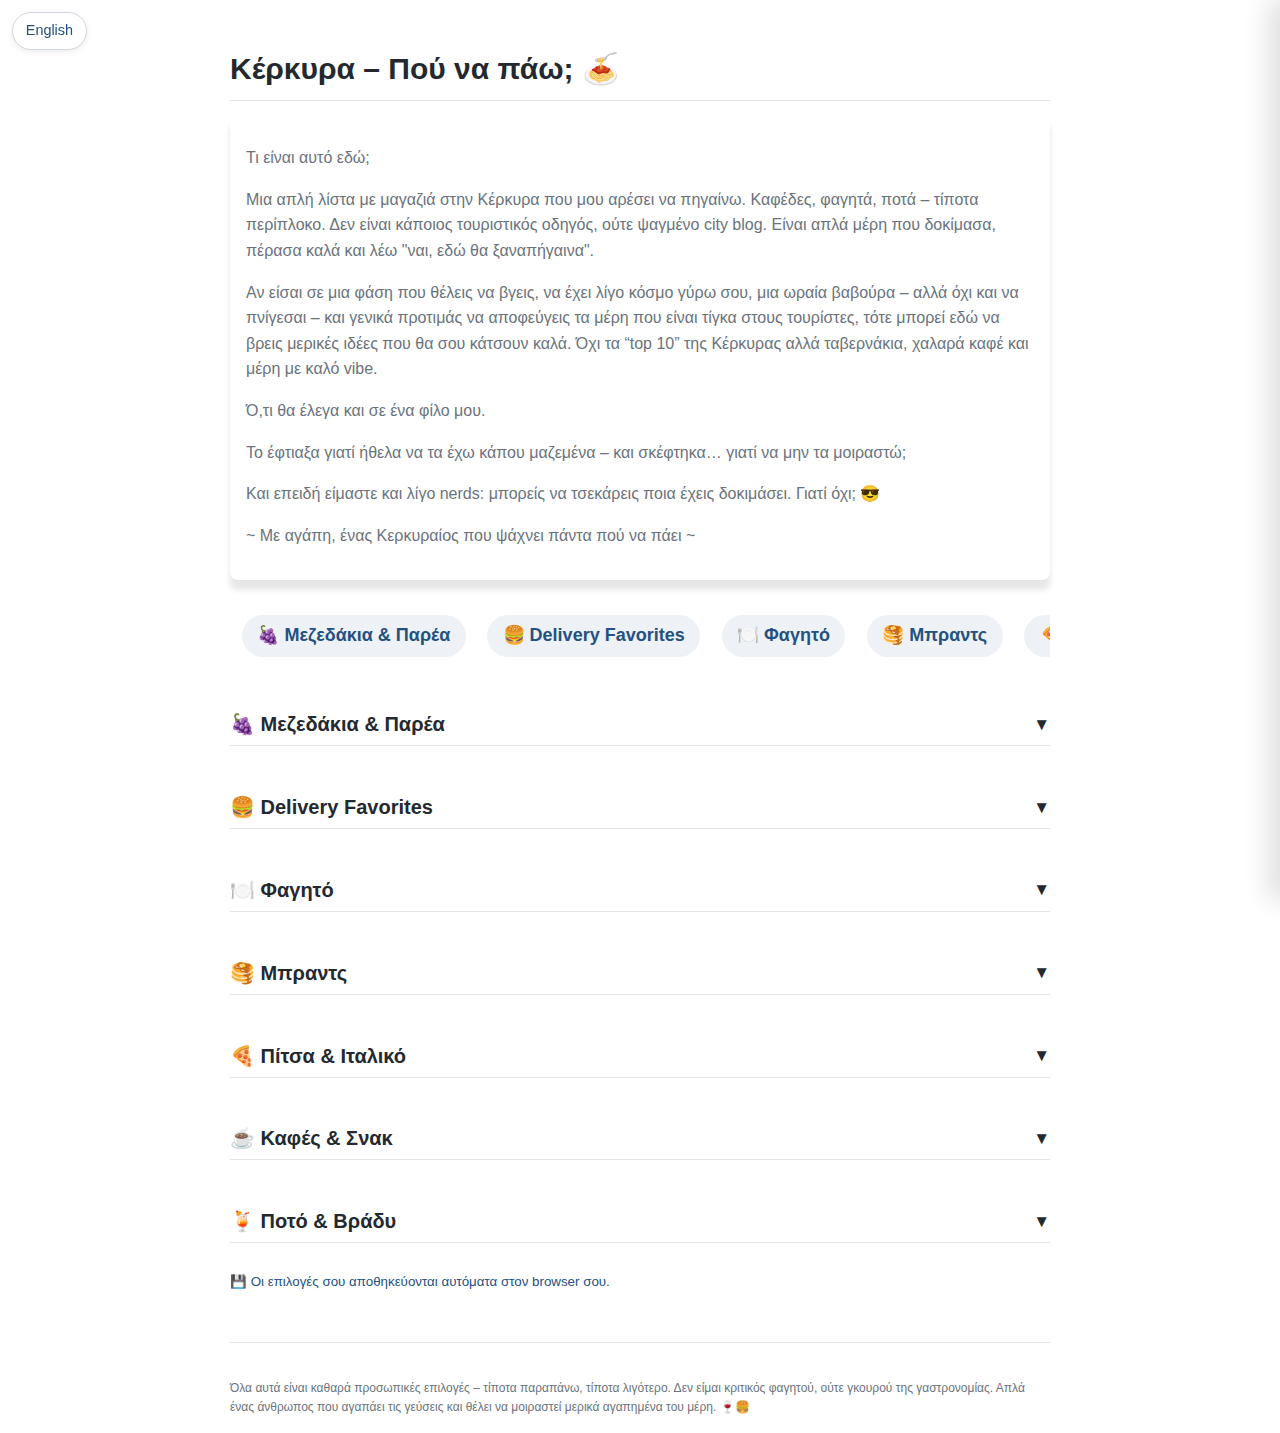
<file: index.html>
<!DOCTYPE html>
<html lang="el">
<head>
  <meta charset="UTF-8">
  <meta name="viewport" content="width=device-width, initial-scale=1">
  <title>Κέρκυρα – Πού να πάω; Οδηγός για φαγητό, καφέ και ποτό</title>
  <meta name="description" content="Προσωπικός οδηγός με αγαπημένα εστιατόρια, καφέ και μπαρ στην Κέρκυρα. Ιδέες για φαγητό, ποτό και χαλαρές εξόδους, μακριά από τα τουριστικά κλισέ.">
  <link rel="stylesheet" href="style.css">

  

  <!-- Open Graph -->
  <meta property="og:title" content="Κέρκυρα – Πού να πάω; Οδηγός για φαγητό, καφέ και ποτό">
  <meta property="og:description" content="Προσωπικός οδηγός με αγαπημένα εστιατόρια, καφέ και μπαρ στην Κέρκυρα.">
  <meta property="og:type" content="website">
  <!-- Replace preview.jpg with your actual social preview image path -->
  <meta property="og:image" content="preview.jpg">
  <meta property="og:locale" content="el_GR">

  <!-- Twitter Card -->
  <meta name="twitter:card" content="summary_large_image">
  <meta name="twitter:title" content="Κέρκυρα – Πού να πάω; Οδηγός για φαγητό, καφέ και ποτό">
  <meta name="twitter:description" content="Προσωπικός οδηγός με αγαπημένα εστιατόρια, καφέ και μπαρ στην Κέρκυρα.">
  <meta name="twitter:image" content="preview.jpg">

  <!-- Minimal structured data (WebPage) -->
  <script type="application/ld+json">
  {
    "@context": "https://schema.org",
    "@type": "WebPage",
    "inLanguage": "el-GR",
    "name": "Κέρκυρα – Πού να πάω; Οδηγός για φαγητό, καφέ και ποτό",
    "description": "Προσωπικός οδηγός με αγαπημένα εστιατόρια, καφέ και μπαρ στην Κέρκυρα.",
    "isPartOf": {
      "@type": "WebSite",
      "name": "Κέρκυρα – Πού να πάω;"
    }
  }
  </script>
</head>
<body>
  <div class="lang-switch-fixed" data-lang-switch>
    <a class="lang-btn" href="index_en.html" rel="alternate">English</a>
  </div>

  <h1>Κέρκυρα – Πού να πάω; 🍝</h1>

  

  <section id="1st-section" class="section-1st">
    <p>Τι είναι αυτό εδώ;</p>
    <p>Μια απλή λίστα με μαγαζιά στην Κέρκυρα που μου αρέσει να πηγαίνω. Καφέδες, φαγητά, ποτά – τίποτα περίπλοκο. Δεν είναι κάποιος τουριστικός οδηγός, ούτε ψαγμένο city blog. Είναι απλά μέρη που δοκίμασα, πέρασα καλά και λέω "ναι, εδώ θα ξαναπήγαινα".</p>
    <p>Αν είσαι σε μια φάση που θέλεις να βγεις, να έχει λίγο κόσμο γύρω σου, μια ωραία βαβούρα – αλλά όχι και να πνίγεσαι – και γενικά προτιμάς να αποφεύγεις τα μέρη που είναι τίγκα στους τουρίστες, τότε μπορεί εδώ να βρεις μερικές ιδέες που θα σου κάτσουν καλά. Όχι τα “top 10” της Κέρκυρας αλλά ταβερνάκια, χαλαρά καφέ και μέρη με καλό vibe.</p>
    <p>Ό,τι θα έλεγα και σε ένα φίλο μου.</p>
    <p>Το έφτιαξα γιατί ήθελα να τα έχω κάπου μαζεμένα – και σκέφτηκα… γιατί να μην τα μοιραστώ;</p>
    <p>Και επειδή είμαστε και λίγο nerds: μπορείς να τσεκάρεις ποια έχεις δοκιμάσει. Γιατί όχι; 😎</p>
    <p>~  Με αγάπη, ένας Κερκυραίος που ψάχνει πάντα πού να πάει  ~</p>
  </section>

  <!-- Jump menu (anchors to sections) -->
  <nav aria-label="Μετάβαση σε ενότητες">
    <ul class="toc">
      <li><a href="#mezedakia">🍇 Μεζεδάκια &amp; Παρέα</a></li>
      <li><a href="#delivery">🍔 Delivery Favorites</a></li>
      <li><a href="#fagito">🍽️ Φαγητό</a></li>
      <li><a href="#brunch">🥞 Μπραντς</a></li>
      <li><a href="#pizza">🍕 Πίτσα &amp; Ιταλικό</a></li>
      <li><a href="#kafes">☕ Καφές &amp; Σνακ</a></li>
      <li><a href="#poto">🍹 Ποτό &amp; Βράδυ</a></li>
    </ul>
  </nav>

  <button id="fab-my-list" class="fab" aria-expanded="false" aria-controls="reading-drawer">
    🧾 Η λίστα μου <span id="fab-count" class="badge">0</span>
  </button>
  <div id="drawer-overlay" class="drawer-overlay" hidden></div>  
    <aside id="reading-drawer" class="drawer" aria-hidden="true" role="dialog" aria-label="Η λίστα μου">
      <header class="drawer-header">
        <h3>Η λίστα <span id="drawer-count"></span></h3>
        <button class="icon-btn" id="drawer-close">✖</button>
      </header>

      <ul id="reading-list" class="drawer-list"></ul>

      <footer class="drawer-actions">
        <button id="list-share" type="button" style="background-color:#245182; color:white;">Κοινή χρήση</button>
        <button id="list-clear" type="button" class="danger">Καθαρισμός</button>
      </footer>
    </aside>

  <div class="accordion-section" id="mezedakia">
    <h2>🍇 Μεζεδάκια & Παρέα</h2>
    <ul>
      <li><label><input type="checkbox" data-id="ektos-sxediou"> Το Τσιπουράδικο ''Εκτός σχεδίου και ό,τι προκύψει...''</label>
        <a href="https://www.google.com/maps?q=Το+Τσιπουράδικο+Εκτός+Σχεδίου+και+ό,τι+προκύψει+Κέρκυρα" target="_blank" rel="noopener noreferrer" aria-label="Τοποθεσία Εκτός Σχεδίου στο Google Maps">
          <img src="google-maps.png" alt="Τοποθεσία Εκτός Σχεδίου στο Google Maps" class="map-icon" loading="lazy">
        </a>
      </li>
      <small class="description">Από τα αγαπημένα μου για μεζεδάκι μέσα στην πόλη. Πολύ γευστική κουζίνα, ωραίο περιβάλλον και εξαιρετική εξυπηρέτηση. Κάποιες μέρες έχει και live μουσικούλα. Το καλοκαίρι καλό είναι να πας νωρίς (πριν τις 8) για να βρεις τραπέζι, γιατί γίνεται χαμός. Τον χειμώνα όμως η φάση είναι πιο χαλαρή. Το συστήνω ανεπιφύλακτα για όλες τις εποχές.</small>

      <li><label><input type="checkbox" data-id="berntes"> Ο ΜΠεΡΝΤές - berdès</label>
        <a href="https://www.google.com/maps?q=Ο+ΜΠεΡΝΤές+Κέρκυρα" target="_blank" rel="noopener noreferrer" aria-label="Τοποθεσία Ο ΜΠεΡΝΤές στο Google Maps">
          <img src="google-maps.png" alt="Τοποθεσία Ο ΜΠεΡΝΤές στο Google Maps" class="map-icon" loading="lazy">
        </a>
      </li>
      <small class="description">Μικρό σποτ, έξω 5–6 τραπέζια, μέσα άλλα 7–8. Παίζει και καλοκαίρι και χειμώνα, και η φάση του είναι χαλαρή. Θα δεις και κάποιους τουρίστες, αλλά συνήθως κυριαρχούν οι παρέες ντόπιων. Δεν είναι ότι δεν έχει κόσμο, απλώς οι αριθμοί είναι πιο νορμάλ. Και αν πετύχεις καμιά παρέα όρθια με μπίρα στο χέρι, μην το σκέφτεσαι πολύ… join in.Ιδανικό για να περάσεις μια χαλαρή βραδιά, να πιάσεις κουβέντα με την παρέα ή και με τους διπλανούς.</small>
    </ul>
  </div>

  <div class="accordion-section" id="delivery">
    <h2>🍔 Delivery Favorites </h2>
    <ul>
      <li><label><input type="checkbox" data-id="filis-pezodromos"> Σουβλακείον ο Φίλης</label>
        <a href="https://www.google.com/maps?q=Σουβλακείον+ο+Φίλης+Κέρκυρα" target="_blank" rel="noopener noreferrer" aria-label="Τοποθεσία Σουβλακείον ο Φίλης στο Google Maps">
          <img src="google-maps.png" alt="Τοποθεσία Σουβλακείον ο Φίλης στο Google Maps" class="map-icon" loading="lazy">
        </a>
      </li>
      <small class="description">Αν θες σουβλάκι στο κέντρο και δεν σε ψήνει να το πάρεις στο χέρι ή με ντελίβερι, ο Φίλης είναι στάνταρ επιλογή. Είναι στον πεζόδρομο, οπότε τρως ήσυχα χωρίς το τρελό πέρα-δώθε του Σαρόκου.</small>

      <li><label><input type="checkbox" data-id="firi-firi"> Φιρί-φιρί</label>
        <a href="https://www.google.com/maps?q=Φιρί-φιρί+Κέρκυρα" target="_blank" rel="noopener noreferrer" aria-label="Τοποθεσία Φιρί-φιρί στο Google Maps">
          <img src="google-maps.png" alt="Τοποθεσία Φιρί-φιρί στο Google Maps" class="map-icon" loading="lazy">
        </a>
      </li>
      <small class="description">Για μένα είναι η πρώτη επιλογή για μπέργκερ. Οκ, είναι στην κατηγορία ντελίβερι, αλλά αξίζει να πας και από κοντά. Άψογη και το φαγητό πραγματικά νόστιμο. Συν ότι έχουν μια τεράστια λίστα με μπίρες</small>

      <li><label><input type="checkbox" data-id="thessalonikios"> Θεσσαλονικιός</label>
        <a href="https://www.google.com/maps?q=Θεσσαλονικιός+Κέρκυρα" target="_blank" rel="noopener noreferrer" aria-label="Τοποθεσία Θεσσαλονικιός στο Google Maps">
          <img src="google-maps.png" alt="Τοποθεσία Θεσσαλονικιός στο Google Maps" class="map-icon" loading="lazy">
        </a>
      </li>

      <li><label><input type="checkbox" data-id="pitzaland"> Pizza Land</label>
        <a href="https://www.google.com/maps?q=Pizza+Land+Κέρκυρα" target="_blank" rel="noopener noreferrer" aria-label="Τοποθεσία Pizza Land στο Google Maps">
          <img src="google-maps.png" alt="Τοποθεσία Pizza Land στο Google Maps" class="map-icon" loading="lazy">
        </a>
      </li>

      <li><label><input type="checkbox" data-id="hidden-gem"> Hidden Gem</label>
        <a href="https://www.google.com/maps?q=Hidden+Gem+Corfu" target="_blank" rel="noopener noreferrer" aria-label="Τοποθεσία Hidden Gem στο Google Maps">
          <img src="google-maps.png" alt="Τοποθεσία Hidden Gem στο Google Maps" class="map-icon" loading="lazy">
        </a>
      </li>
      <small class="description">Αν περάσεις για καφέ από εδώ, κάνε στον εαυτό σου μια χάρη και πρόσθεσε στις παραγγελία σου τις μπάρες με φυστικοβούτυρο.</small>
    </ul>
  </div>

  <div class="accordion-section" id="fagito">
    <h2>🍽️ Φαγητό</h2>
    <ul>
      <li><label><input type="checkbox" data-id="ninou"> Ninos</label>
        <a href="https://www.google.com/maps?q=Ninos+Corfu" target="_blank" rel="noopener noreferrer" aria-label="Τοποθεσία Ninos στο Google Maps">
          <img src="google-maps.png" alt="Τοποθεσία Ninos στο Google Maps" class="map-icon" loading="lazy">
        </a>
      </li>

      <li><label><input type="checkbox" data-id="laiki"> Λαϊκή (Κεντρική Αγορά Κέρκυρας) </label>
        <a href="https://www.google.com/maps?q=Λαϊκή+Κέρκυρα" target="_blank" rel="noopener noreferrer" aria-label="Τοποθεσία Λαϊκή Κεντρική Αγορά στο Google Maps">
          <img src="google-maps.png" alt="Τοποθεσία Λαϊκή Κεντρική Αγορά στο Google Maps" class="map-icon" loading="lazy">
        </a>
      </li>
      <small class="description">Εδώ μιλάμε για ξεχωριστή φάση, γιατί είναι μέσα στη Λαϊκή. Αν πας μετά τη 1, ξέχνα το τραπέζι. Ο χώρος θυμίζει καντίνα, αλλά το φαγητό είναι άλλο επίπεδο. Φρέσκο ψαράκι και νόστιμα πιάτα.</small>

      <li><label><input type="checkbox" data-id="kyrios-spiros"> Mr. Spiros Taverna - Ταβέρνα "Ο Κύριος Σπύρος"</label>
        <a href="https://www.google.com/maps?q=Ταβέρνα+Ο+Κύριος+Σπύρος+Κέρκυρα" target="_blank" rel="noopener noreferrer" aria-label="Τοποθεσία Ταβέρνα Ο Κύριος Σπύρος στο Google Maps">
          <img src="google-maps.png" alt="Τοποθεσία Ταβέρνα Ο Κύριος Σπύρος στο Google Maps" class="map-icon" loading="lazy">
        </a>
      </li>

      <li><label><input type="checkbox" data-id="ladokola"> Λαδόκολλα</label>
        <a href="https://www.google.com/maps?q=Λαδόκολλα+Κέρκυρα" target="_blank" rel="noopener noreferrer" aria-label="Τοποθεσία Λαδόκολλα στο Google Maps">
          <img src="google-maps.png" alt="Τοποθεσία Λαδόκολλα στο Google Maps" class="map-icon" loading="lazy">
        </a>
      </li>

      <li><label><input type="checkbox" data-id="limopoula"> Ταβέρνα Λιμνοπούλα</label>
        <a href="https://www.google.com/maps?q=Ταβέρνα+Λιμνοπούλα+Κέρκυρα" target="_blank" rel="noopener noreferrer" aria-label="Τοποθεσία Ταβέρνα Λιμνοπούλα στο Google Maps">
          <img src="google-maps.png" alt="Τοποθεσία Ταβέρνα Λιμνοπούλα στο Google Maps" class="map-icon" loading="lazy">
        </a>
      </li>

      <li><label><input type="checkbox" data-id="apomero"> Apomero</label>
        <a href="https://www.google.com/maps?q=Apomero+Corfu" target="_blank" rel="noopener noreferrer" aria-label="Τοποθεσία Apomero στο Google Maps">
          <img src="google-maps.png" alt="Τοποθεσία Apomero στο Google Maps" class="map-icon" loading="lazy">
        </a>
      </li>

      <li><label><input type="checkbox" data-id="strivodikon"> Στριβοδικείον</label>
        <a href="https://www.google.com/maps?q=Στριβοδικείον+Κέρκυρα" target="_blank" rel="noopener noreferrer" aria-label="Τοποθεσία Στριβοδικείον στο Google Maps">
          <img src="google-maps.png" alt="Τοποθεσία Στριβοδικείον στο Google Maps" class="map-icon" loading="lazy">
        </a>
      </li>

      <li><label><input type="checkbox" data-id="maragkos"> ΜΑΡΑΓΚΟΣ Ψησταριά</label>
        <a href="https://www.google.com/maps?q=ΜΑΡΑΓΚΟΣ+Ψησταριά+Κέρκυρα" target="_blank" rel="noopener noreferrer" aria-label="Τοποθεσία ΜΑΡΑΓΚΟΣ Ψησταριά στο Google Maps">
          <img src="google-maps.png" alt="Τοποθεσία ΜΑΡΑΓΚΟΣ Ψησταριά στο Google Maps" class="map-icon" loading="lazy">
        </a>
      </li>
    </ul>
  </div>

  <div class="accordion-section" id="brunch">
    <h2>🥞 Μπραντς</h2>
    <ul>
      <li><label><input type="checkbox" data-id="porcelain"> Πορσελάνη cafe - wine bar</label>
        <a href="https://www.google.com/maps?q=Porcelain+Corfu" target="_blank" rel="noopener noreferrer" aria-label="Τοποθεσία Πορσελάνη cafe - wine bar στο Google Maps">
          <img src="google-maps.png" alt="Τοποθεσία Πορσελάνη cafe - wine bar στο Google Maps" class="map-icon" loading="lazy">
        </a>
      </li>
      <small class="description">Αγαπημένη επιλογή για μένα είναι τα scramble habi daby. Πέρα από brunch, πέρνα και για ένα κρασάκι. Πολλές μέρες διοργανώνει live με τζαζ μουσικούλα. Top επιλογή για χειμώνα.</small>

      <li><label><input type="checkbox" data-id="favela"> Favela Nº17</label>
        <a href="https://www.google.com/maps?q=Favela+Νº17+Corfu" target="_blank" rel="noopener noreferrer" aria-label="Τοποθεσία Favela Nº17 στο Google Maps">
          <img src="google-maps.png" alt="Τοποθεσία Favela Nº17 στο Google Maps" class="map-icon" loading="lazy">
        </a>
      </li>
      <small class="description">Εδώ η φάση θέλει υπομονή… και όχι άδικα. Τα pancakes τους είναι φοβερά (ψάξε στο TikTok και θα καταλάβεις), αλλά ειδικά το καλοκαίρι η αναμονή είναι δεδομένη. Τον χειμώνα η κίνηση πέφτει, αλλά και πάλι δεν πας για “στα γρήγορα”. Πέρα από το φαγητό, είναι και πολύ καλή επιλογή για κοκτειλάκι – τόσο το καλοκαίρι όσο και, ίσως ακόμα περισσότερο, τον χειμώνα.</small>

      <li><label><input type="checkbox" data-id="gkampa-o"> Bistro Gabao</label>
        <a href="https://www.google.com/maps?q=Bistro+Gabao+Corfu" target="_blank" rel="noopener noreferrer" aria-label="Τοποθεσία Bistro Gabao στο Google Maps">
          <img src="google-maps.png" alt="Τοποθεσία Bistro Gabao στο Google Maps" class="map-icon" loading="lazy">
        </a>
      </li>

      <li><label><input type="checkbox" data-id="paneteria"> Panetteria</label>
        <a href="https://www.google.com/maps?q=Panetteria+Corfu" target="_blank" rel="noopener noreferrer" aria-label="Τοποθεσία Panetteria στο Google Maps">
          <img src="google-maps.png" alt="Τοποθεσία Panetteria στο Google Maps" class="map-icon" loading="lazy">
        </a>
      </li>
      <small class="description">Τοπ επιλογή με ωραία, νόστιμα υλικά και ψωμί. Θα βρεις τεράστια γκάμα σε σάντουιτς – και όχι μόνο.</small>

      <li><label><input type="checkbox" data-id="starenio"> Starenio bakery</label>
        <a href="https://www.google.com/maps?q=Starenio+Bakery+Corfu" target="_blank" rel="noopener noreferrer" aria-label="Τοποθεσία Starenio bakery στο Google Maps">
          <img src="google-maps.png" alt="Τοποθεσία Starenio bakery στο Google Maps" class="map-icon" loading="lazy">
        </a>
      </li>
      <small class="description">Εδώ θα βρεις από φρέσκες, χειροποίητες πίτες και γλυκά, μέχρι ωραίες επιλογές για vegan και non-vegan. Ό,τι έχω δοκιμάσει μου έχει αρέσει. Είναι από τα μέρη που περνάς για ένα γρήγορο σνακ ή καφέ, και φεύγεις με τη σκέψη “θα ξανάρθω”.</small>
    </ul>
  </div>

  <div class="accordion-section" id="pizza">
    <h2>🍕 Πίτσα & Ιταλικό</h2>
    <ul>
      <li><label><input type="checkbox" data-id="bosketo"> Boschetto</label>
        <a href="https://www.google.com/maps?q=Boschetto+Κέρκυρα" target="_blank" rel="noopener noreferrer" aria-label="Τοποθεσία Boschetto στο Google Maps">
          <img src="google-maps.png" alt="Τοποθεσία Boschetto στο Google Maps" class="map-icon" loading="lazy">
        </a>
      </li>

      <li><label><input type="checkbox" data-id="la-familia"> La Famiglia</label>
        <a href="https://www.google.com/maps?q=La+Famiglia+Corfu" target="_blank" rel="noopener noreferrer" aria-label="Τοποθεσία La Famiglia στο Google Maps">
          <img src="google-maps.png" alt="Τοποθεσία La Famiglia στο Google Maps" class="map-icon" loading="lazy">
        </a>
      </li>

      <li><label><input type="checkbox" data-id="artsti"> Artisti</label>
        <a href="https://www.google.com/maps?q=Artisti+Corfu" target="_blank" rel="noopener noreferrer" aria-label="Τοποθεσία Artisti στο Google Maps">
          <img src="google-maps.png" alt="Τοποθεσία Artisti στο Google Maps" class="map-icon" loading="lazy">
        </a>
      </li>

      <li><label><input type="checkbox" data-id="solemio"> O’Sole Mio da Enzo</label>
        <a href="https://www.google.com/maps?q=O’Sole+Mio+da+Enzo+Corfu" target="_blank" rel="noopener noreferrer" aria-label="Τοποθεσία O’Sole Mio da Enzo στο Google Maps">
          <img src="google-maps.png" alt="Τοποθεσία O’Sole Mio da Enzo στο Google Maps" class="map-icon" loading="lazy">
        </a>
      </li>
    </ul>
  </div>

  <div class="accordion-section" id="kafes">
    <h2>☕ Καφές & Σνακ</h2>
    <ul>
      <li><label><input type="checkbox" data-id="kafeteria"> Cafetierra</label>
        <a href="https://www.google.com/maps?q=Cafetierra+Corfu" target="_blank" rel="noopener noreferrer" aria-label="Τοποθεσία Cafetierra στο Google Maps">
          <img src="google-maps.png" alt="Τοποθεσία Cafetierra στο Google Maps" class="map-icon" loading="lazy">
        </a>
      </li>

      <li><label><input type="checkbox" data-id="kokonela"> Coconela Coffee & Food</label>
        <a href="https://www.google.com/maps?q=Coconela+Coffee+%26+Food+Corfu" target="_blank" rel="noopener noreferrer" aria-label="Τοποθεσία Coconela Coffee &amp; Food στο Google Maps">
          <img src="google-maps.png" alt="Τοποθεσία Coconela Coffee &amp; Food στο Google Maps" class="map-icon" loading="lazy">
        </a>
      </li>
      <small class="description">Δώσε μια ευκαιρία σε ό,τι έχει στη βιτρίνα.</small>

      <li><label><input type="checkbox" data-id="saltino"> Saltino</label>
        <a href="https://www.google.com/maps?q=Saltino+Corfu" target="_blank" rel="noopener noreferrer" aria-label="Τοποθεσία Saltino στο Google Maps">
          <img src="google-maps.png" alt="Τοποθεσία Saltino στο Google Maps" class="map-icon" loading="lazy">
        </a>
      </li>
    </ul>
  </div>

  <div class="accordion-section" id="poto">
    <h2>🍹 Ποτό & Βράδυ </h2>
    <ul>
      <li><label><input type="checkbox" data-id="mikro-kafe"> Mikro Café</label>
        <a href="https://www.google.com/maps?q=Mikro+Café+Corfu" target="_blank" rel="noopener noreferrer" aria-label="Τοποθεσία Mikro Café στο Google Maps">
          <img src="google-maps.png" alt="Τοποθεσία Mikro Café στο Google Maps" class="map-icon" loading="lazy">
        </a>
      </li>

      <li><label><input type="checkbox" data-id="mikro-kafe"> Interessa</label>
        <a href="https://share.google/hqJrx9nKdbzoLGYLq" target="_blank" rel="noopener noreferrer" aria-label="Τοποθεσία Interessa στο Google Maps">
          <img src="google-maps.png" alt="Τοποθεσία Interessa στο Google Maps" class="map-icon" loading="lazy">
        </a>
      </li>
      <small class="description"> Κομψό μπαρ με δημιουργικά cocktails και ζεστή ατμόσφαιρα. Νέα προσθήκη που έχει δώσει ζωντάνια στη νυχτερινή ζωή της πόλης· συχνά θα δεις κόσμο να στέκεται και να απολαμβάνει το ποτό του στην πλατεία μπροστά.</small>

      <li><label><input type="checkbox" data-id="xloi"> CHOES</label>
        <a href="https://www.google.com/maps?q=CHOES+Corfu" target="_blank" rel="noopener noreferrer" aria-label="Τοποθεσία CHOES στο Google Maps">
          <img src="google-maps.png" alt="Τοποθεσία CHOES στο Google Maps" class="map-icon" loading="lazy">
        </a>
      </li>
      <small class="description">Πολύ αγαπημένη επιλογή. Ένα κρασάδικο με τεράστιο. Δεν έχει πολλά τραπεζάκια, οπότε η φάση είναι πιο ζεστή και προσωπική. Αν είσαι του κρασιού, τσέκαρε και το wine tasting που κάνουν – αξίζει.</small>

      <li><label><input type="checkbox" data-id="saluteria"> SALUTERIA</label>
        <a href="https://www.google.com/maps?q=SALUTERIA+Corfu" target="_blank" rel="noopener noreferrer" aria-label="Τοποθεσία SALUTERIA στο Google Maps">
          <img src="google-maps.png" alt="Τοποθεσία SALUTERIA στο Google Maps" class="map-icon" loading="lazy">
        </a>
      </li>

      <li><label><input type="checkbox" data-id="silo"> Silo</label>
        <a href="https://www.google.com/maps?q=Silo+Corfu" target="_blank" rel="noopener noreferrer" aria-label="Τοποθεσία Silo στο Google Maps">
          <img src="google-maps.png" alt="Τοποθεσία Silo στο Google Maps" class="map-icon" loading="lazy">
        </a>
      </li>
      <small class="description">Εδώ προσωπικά απολαμβάνω τις επιλογές που έχει για κοκτέιλ αλλά και το νυχτερινό vibe του. Είναι πολυσύχναστο, με κυρίως ντόπιους θαμώνες, οπότε η φάση είναι ζωντανή χωρίς να γίνεται χαμός από τουρίστες. Προσφέρει και φαγητό, οπότε δεν χάνεις τίποτα να ρίξεις μια ματιά και στον κατάλογο. </small>

      <li><label><input type="checkbox" data-id="alximika"> Αλχημικά Υλικά - The Alchemical Pub</label>
        <a href="https://www.google.com/maps?q=Αλχημικά+Υλικά+The+Alchemical+Pub+Corfu" target="_blank" rel="noopener noreferrer" aria-label="Τοποθεσία Αλχημικά Υλικά - The Alchemical Pub στο Google Maps">
          <img src="google-maps.png" alt="Τοποθεσία Αλχημικά Υλικά - The Alchemical Pub στο Google Maps" class="map-icon" loading="lazy">
        </a>
      </li>
    </ul>
  </div>

  <p>
    <small style="color: #245182;">💾 Οι επιλογές σου αποθηκεύονται αυτόματα στον browser σου.</small>
  </p>

  <footer> 
    <p class="class-footer">
      Όλα αυτά είναι καθαρά προσωπικές επιλογές – τίποτα παραπάνω, τίποτα λιγότερο.  Δεν είμαι κριτικός φαγητού, ούτε γκουρού της γαστρονομίας. Απλά ένας άνθρωπος που αγαπάει τις γεύσεις και θέλει να μοιραστεί μερικά αγαπημένα του μέρη. 🍷🍔
    </p>
  </footer>

  <script src="script.js"></script>
</body>
</html>
</file>
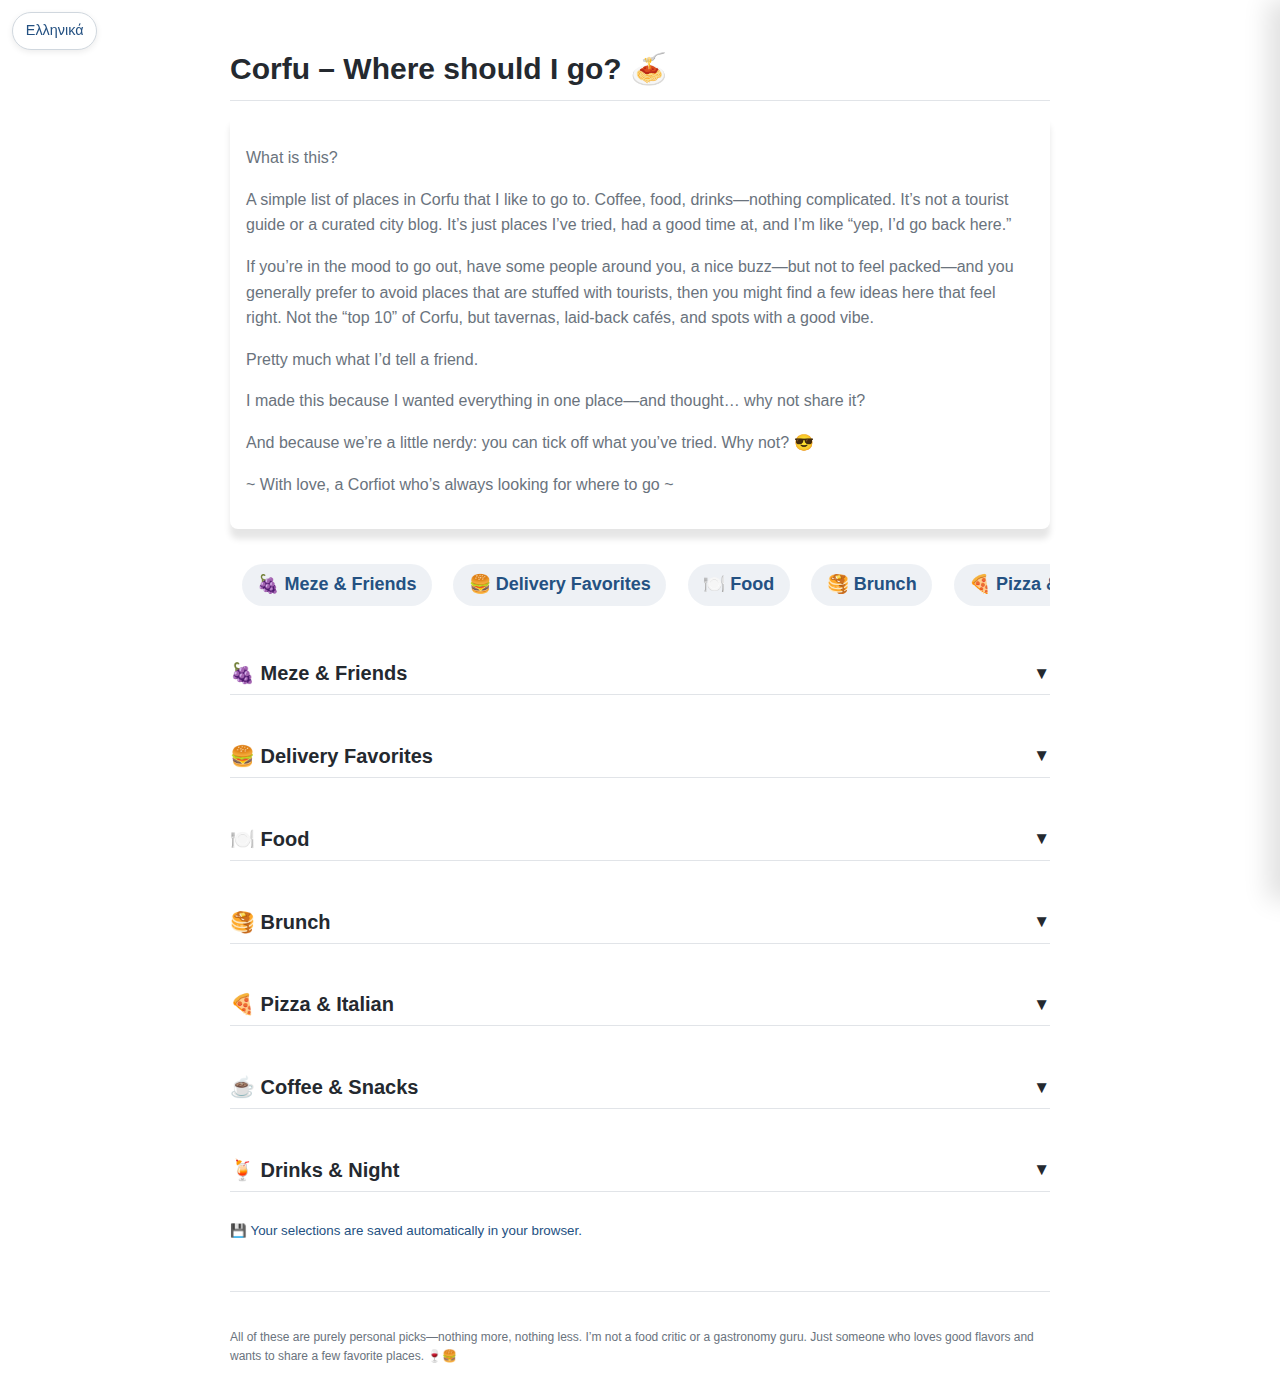
<file: index_en.html>
<!DOCTYPE html>
<html lang="en">
<head>
  <meta charset="UTF-8">
  <meta name="viewport" content="width=device-width, initial-scale=1">
  <title>Corfu – Where should I go? A guide for food, coffee, and drinks</title>
  <meta name="description" content="A personal guide with favorite restaurants, cafés, and bars in Corfu. Ideas for food, drinks, and relaxed outings—away from the tourist clichés.">
  <link rel="stylesheet" href="style.css">

  <!-- Open Graph -->
  <meta property="og:title" content="Corfu – Where should I go? A guide for food, coffee, and drinks">
  <meta property="og:description" content="A personal guide with favorite restaurants, cafés, and bars in Corfu.">
  <meta property="og:type" content="website">
  <meta property="og:image" content="preview.jpg">
  <meta property="og:locale" content="en_GB">

  <!-- Twitter Card -->
  <meta name="twitter:card" content="summary_large_image">
  <meta name="twitter:title" content="Corfu – Where should I go? A guide for food, coffee, and drinks">
  <meta name="twitter:description" content="A personal guide with favorite restaurants, cafés, and bars in Corfu.">
  <meta name="twitter:image" content="preview.jpg">

  <!-- Minimal structured data (WebPage) -->
  <script type="application/ld+json">
  {
    "@context": "https://schema.org",
    "@type": "WebPage",
    "inLanguage": "en-GB",
    "name": "Corfu – Where should I go? A guide for food, coffee, and drinks",
    "description": "A personal guide with favorite restaurants, cafés, and bars in Corfu.",
    "isPartOf": {
      "@type": "WebSite",
      "name": "Corfu – Where should I go?"
    }
  }
  </script>
</head>
<body>
  <div class="lang-switch-fixed" data-lang-switch>
    <a class="lang-btn" href="index.html" rel="alternate">Ελληνικά</a>
  </div>

  <h1>Corfu – Where should I go? 🍝</h1>

  <section id="1st-section" class="section-1st">
    <p>What is this?</p>
    <p>A simple list of places in Corfu that I like to go to. Coffee, food, drinks—nothing complicated. It’s not a tourist guide or a curated city blog. It’s just places I’ve tried, had a good time at, and I’m like “yep, I’d go back here.”</p>
    <p>If you’re in the mood to go out, have some people around you, a nice buzz—but not to feel packed—and you generally prefer to avoid places that are stuffed with tourists, then you might find a few ideas here that feel right. Not the “top 10” of Corfu, but tavernas, laid‑back cafés, and spots with a good vibe.</p>
    <p>Pretty much what I’d tell a friend.</p>
    <p>I made this because I wanted everything in one place—and thought… why not share it?</p>
    <p>And because we’re a little nerdy: you can tick off what you’ve tried. Why not? 😎</p>
    <p>~ With love, a Corfiot who’s always looking for where to go ~</p>
  </section>

  <!-- Jump menu (anchors to sections) -->
  <nav aria-label="Jump to sections">
    <ul class="toc">
      <li><a href="#mezedakia">🍇 Meze &amp; Friends</a></li>
      <li><a href="#delivery">🍔 Delivery Favorites</a></li>
      <li><a href="#fagito">🍽️ Food</a></li>
      <li><a href="#brunch">🥞 Brunch</a></li>
      <li><a href="#pizza">🍕 Pizza &amp; Italian</a></li>
      <li><a href="#kafes">☕ Coffee &amp; Snacks</a></li>
      <li><a href="#poto">🍹 Drinks &amp; Night</a></li>
    </ul>
  </nav>

  <button id="fab-my-list" class="fab" aria-expanded="false" aria-controls="reading-drawer">
    🧾 My list <span id="fab-count" class="badge">0</span>
  </button>
  <div id="drawer-overlay" class="drawer-overlay" hidden></div>  
    <aside id="reading-drawer" class="drawer" aria-hidden="true" role="dialog" aria-label="My list">
      <header class="drawer-header">
        <h3>My list <span id="drawer-count"></span></h3>
        <button class="icon-btn" id="drawer-close" aria-label="Close">✖</button>
      </header>

      <ul id="reading-list" class="drawer-list"></ul>

      <footer class="drawer-actions">
        <button id="list-share" type="button" style="background-color:#245182; color:white;">Share</button>
        <button id="list-clear" type="button" class="danger">Clear</button>
      </footer>
    </aside>

  <div class="accordion-section" id="mezedakia">
    <h2>🍇 Meze & Friends</h2>
    <ul>
      <li><label><input type="checkbox" data-id="ektos-sxediou"> Tsipouradiko “Ektos schediou kai, óti prokýpsei…”</label>
        <a href="https://www.google.com/maps?q=Το+Τσιπουράδικο+Εκτός+Σχεδίου+και+ό,τι+προκύψει+Κέρκυρα" target="_blank" rel="noopener noreferrer" aria-label="Location of Ektos Sxediou on Google Maps">
          <img src="google-maps.png" alt="Location of Ektos Sxediou on Google Maps" class="map-icon" loading="lazy">
        </a>
      </li>
      <small class="description">One of my favorites for meze in town. Very tasty food, nice atmosphere, and excellent service. Some days they also have live music. In summer it’s best to go early (before 8pm) to get a table because it gets packed. In winter the vibe is more relaxed. I highly recommend it year‑round.</small>

      <li><label><input type="checkbox" data-id="berntes"> O MPeRNTés – berdès</label>
        <a href="https://www.google.com/maps?q=Ο+ΜΠεΡΝΤές+Κέρκυρα" target="_blank" rel="noopener noreferrer" aria-label="Location of O MPeRNTés on Google Maps">
          <img src="google-maps.png" alt="Location of O MPeRNTés on Google Maps" class="map-icon" loading="lazy">
        </a>
      </li>
      <small class="description">Small spot—about 5–6 tables outside and 7–8 inside. Works both summer and winter, and the vibe is easygoing. You’ll see some tourists, but it’s mostly groups of locals. It’s not that there’s no crowd—just a reasonable amount. And if you catch a group standing with a beer in hand, don’t overthink it… join in. Ideal for a chill night to chat with friends—or the folks at the next table.</small>
    </ul>
  </div>

  <div class="accordion-section" id="delivery">
    <h2>🍔 Delivery Favorites</h2>
    <ul>
      <li><label><input type="checkbox" data-id="filis-pezodromos"> Souvlaki “O Filis”</label>
        <a href="https://www.google.com/maps?q=Σουβλακείον+ο+Φίλης+Κέρκυρα" target="_blank" rel="noopener noreferrer" aria-label="Location of O Filis on Google Maps">
          <img src="google-maps.png" alt="Location of O Filis on Google Maps" class="map-icon" loading="lazy">
        </a>
      </li>
      <small class="description">If you want souvlaki in the center and you’re not in the mood to grab it to-go or order delivery, Filis is a solid choice. It’s on the pedestrian street, so you eat calmly without the heavy hustle of Saroko.</small>

      <li><label><input type="checkbox" data-id="firi-firi"> Firi‑Firi</label>
        <a href="https://www.google.com/maps?q=Φιρί-φιρί+Κέρκυρα" target="_blank" rel="noopener noreferrer" aria-label="Location of Firi‑Firi on Google Maps">
          <img src="google-maps.png" alt="Location of Firi‑Firi on Google Maps" class="map-icon" loading="lazy">
        </a>
      </li>
      <small class="description">For me this is the number‑one choice for burgers. Sure, it’s in the delivery category, but it’s worth visiting in person too. Impeccable, and the food is genuinely tasty. Plus they have a huge beer list.</small>

      <li><label><input type="checkbox" data-id="thessalonikios"> Thessalonikios</label>
        <a href="https://www.google.com/maps?q=Θεσσαλονικιός+Κέρκυρα" target="_blank" rel="noopener noreferrer" aria-label="Location of Thessalonikios on Google Maps">
          <img src="google-maps.png" alt="Location of Thessalonikios on Google Maps" class="map-icon" loading="lazy">
        </a>
      </li>

      <li><label><input type="checkbox" data-id="pitzaland"> Pizza Land</label>
        <a href="https://www.google.com/maps?q=Pizza+Land+Κέρκυρα" target="_blank" rel="noopener noreferrer" aria-label="Location of Pizza Land on Google Maps">
          <img src="google-maps.png" alt="Location of Pizza Land on Google Maps" class="map-icon" loading="lazy">
        </a>
      </li>

      <li><label><input type="checkbox" data-id="hidden-gem"> Hidden Gem</label>
        <a href="https://www.google.com/maps?q=Hidden+Gem+Corfu" target="_blank" rel="noopener noreferrer" aria-label="Location of Hidden Gem on Google Maps">
          <img src="google-maps.png" alt="Location of Hidden Gem on Google Maps" class="map-icon" loading="lazy">
        </a>
      </li>
      <small class="description">If you pass by for coffee, do yourself a favor and add the peanut‑butter bars to your order.</small>
    </ul>
  </div>

  <div class="accordion-section" id="fagito">
    <h2>🍽️ Food</h2>
    <ul>
      <li><label><input type="checkbox" data-id="ninou"> Ninos</label>
        <a href="https://www.google.com/maps?q=Ninos+Corfu" target="_blank" rel="noopener noreferrer" aria-label="Location of Ninos on Google Maps">
          <img src="google-maps.png" alt="Location of Ninos on Google Maps" class="map-icon" loading="lazy">
        </a>
      </li>

      <li><label><input type="checkbox" data-id="laiki"> Public Market (Central Market of Corfu)</label>
        <a href="https://www.google.com/maps?q=Λαϊκή+Κέρκυρα" target="_blank" rel="noopener noreferrer" aria-label="Location of Central Market on Google Maps">
          <img src="google-maps.png" alt="Location of Central Market on Google Maps" class="map-icon" loading="lazy">
        </a>
      </li>
      <small class="description">This one’s a special case because it’s inside the Public Market. If you go after 1pm, forget finding a table. The space feels like a canteen, but the food is on another level—fresh fish and tasty dishes.</small>

      <li><label><input type="checkbox" data-id="kyrios-spiros"> Mr. Spiros Taverna – “O Kyrios Spyros”</label>
        <a href="https://www.google.com/maps?q=Ταβέρνα+Ο+Κύριος+Σπύρος+Κέρκυρα" target="_blank" rel="noopener noreferrer" aria-label="Location of Mr. Spiros Taverna on Google Maps">
          <img src="google-maps.png" alt="Location of Mr. Spiros Taverna on Google Maps" class="map-icon" loading="lazy">
        </a>
      </li>

      <li><label><input type="checkbox" data-id="ladokola"> Ladokolla</label>
        <a href="https://www.google.com/maps?q=Λαδόκολλα+Κέρκυρα" target="_blank" rel="noopener noreferrer" aria-label="Location of Ladokolla on Google Maps">
          <img src="google-maps.png" alt="Location of Ladokolla on Google Maps" class="map-icon" loading="lazy">
        </a>
      </li>

      <li><label><input type="checkbox" data-id="limopoula"> Limnopoula Taverna</label>
        <a href="https://www.google.com/maps?q=Ταβέρνα+Λιμνοπούλα+Κέρκυρα" target="_blank" rel="noopener noreferrer" aria-label="Location of Limnopoula Taverna on Google Maps">
          <img src="google-maps.png" alt="Location of Limnopoula Taverna on Google Maps" class="map-icon" loading="lazy">
        </a>
      </li>

      <li><label><input type="checkbox" data-id="apomero"> Apomero</label>
        <a href="https://www.google.com/maps?q=Apomero+Corfu" target="_blank" rel="noopener noreferrer" aria-label="Location of Apomero on Google Maps">
          <img src="google-maps.png" alt="Location of Apomero on Google Maps" class="map-icon" loading="lazy">
        </a>
      </li>

      <li><label><input type="checkbox" data-id="strivodikon"> Strivodikeion</label>
        <a href="https://www.google.com/maps?q=Στριβοδικείον+Κέρκυρα" target="_blank" rel="noopener noreferrer" aria-label="Location of Strivodikeion on Google Maps">
          <img src="google-maps.png" alt="Location of Strivodikeion on Google Maps" class="map-icon" loading="lazy">
        </a>
      </li>

      <li><label><input type="checkbox" data-id="maragkos"> MARAGKOS Grill House</label>
        <a href="https://www.google.com/maps?q=ΜΑΡΑΓΚΟΣ+Ψησταριά+Κέρκυρα" target="_blank" rel="noopener noreferrer" aria-label="Location of MARAGKOS Grill House on Google Maps">
          <img src="google-maps.png" alt="Location of MARAGKOS Grill House on Google Maps" class="map-icon" loading="lazy">
        </a>
      </li>
    </ul>
  </div>

  <div class="accordion-section" id="brunch">
    <h2>🥞 Brunch</h2>
    <ul>
      <li><label><input type="checkbox" data-id="porcelain"> Porcelain café – wine bar</label>
        <a href="https://www.google.com/maps?q=Porcelain+Corfu" target="_blank" rel="noopener noreferrer" aria-label="Location of Porcelain café – wine bar on Google Maps">
          <img src="google-maps.png" alt="Location of Porcelain café – wine bar on Google Maps" class="map-icon" loading="lazy">
        </a>
      </li>
      <small class="description">My favorite pick is the scramble “habi daby.” Beyond brunch, drop by for a glass of wine. Many days they host live jazz. Top winter choice.</small>

      <li><label><input type="checkbox" data-id="favela"> Favela Nº17</label>
        <a href="https://www.google.com/maps?q=Favela+Νº17+Corfu" target="_blank" rel="noopener noreferrer" aria-label="Location of Favela Nº17 on Google Maps">
          <img src="google-maps.png" alt="Location of Favela Nº17 on Google Maps" class="map-icon" loading="lazy">
        </a>
      </li>
      <small class="description">Patience is key here… and for good reason. Their pancakes are awesome (check TikTok and you’ll see), but especially in summer the wait is a given. In winter it’s quieter, but still not the place for “in and out.” Besides the food, it’s also a very good choice for a cocktail—both in summer and, maybe even more so, in winter.</small>

      <li><label><input type="checkbox" data-id="gkampa-o"> Bistro Gabao</label>
        <a href="https://www.google.com/maps?q=Bistro+Gabao+Corfu" target="_blank" rel="noopener noreferrer" aria-label="Location of Bistro Gabao on Google Maps">
          <img src="google-maps.png" alt="Location of Bistro Gabao on Google Maps" class="map-icon" loading="lazy">
        </a>
      </li>

      <li><label><input type="checkbox" data-id="paneteria"> Panetteria</label>
        <a href="https://www.google.com/maps?q=Panetteria+Corfu" target="_blank" rel="noopener noreferrer" aria-label="Location of Panetteria on Google Maps">
          <img src="google-maps.png" alt="Location of Panetteria on Google Maps" class="map-icon" loading="lazy">
        </a>
      </li>
      <small class="description">Top choice with tasty ingredients and bread. You’ll find a huge range of sandwiches—and more.</small>

      <li><label><input type="checkbox" data-id="starenio"> Starenio bakery</label>
        <a href="https://www.google.com/maps?q=Starenio+Bakery+Corfu" target="_blank" rel="noopener noreferrer" aria-label="Location of Starenio bakery on Google Maps">
          <img src="google-maps.png" alt="Location of Starenio bakery on Google Maps" class="map-icon" loading="lazy">
        </a>
      </li>
      <small class="description">Here you’ll find everything from fresh handmade pies and sweets to great options for both vegan and non‑vegan. I’ve liked everything I’ve tried. It’s one of those places you pop into for a quick snack or coffee and leave thinking “I’m coming back.”</small>
    </ul>
  </div>

  <div class="accordion-section" id="pizza">
    <h2>🍕 Pizza & Italian</h2>
    <ul>
      <li><label><input type="checkbox" data-id="bosketo"> Boschetto</label>
        <a href="https://www.google.com/maps?q=Boschetto+Κέρκυρα" target="_blank" rel="noopener noreferrer" aria-label="Location of Boschetto on Google Maps">
          <img src="google-maps.png" alt="Location of Boschetto on Google Maps" class="map-icon" loading="lazy">
        </a>
      </li>

      <li><label><input type="checkbox" data-id="la-familia"> La Famiglia</label>
        <a href="https://www.google.com/maps?q=La+Famiglia+Corfu" target="_blank" rel="noopener noreferrer" aria-label="Location of La Famiglia on Google Maps">
          <img src="google-maps.png" alt="Location of La Famiglia on Google Maps" class="map-icon" loading="lazy">
        </a>
      </li>

      <li><label><input type="checkbox" data-id="artsti"> Artisti</label>
        <a href="https://www.google.com/maps?q=Artisti+Corfu" target="_blank" rel="noopener noreferrer" aria-label="Location of Artisti on Google Maps">
          <img src="google-maps.png" alt="Location of Artisti on Google Maps" class="map-icon" loading="lazy">
        </a>
      </li>

      <li><label><input type="checkbox" data-id="solemio"> O’Sole Mio da Enzo</label>
        <a href="https://www.google.com/maps?q=O’Sole+Mio+da+Enzo+Corfu" target="_blank" rel="noopener noreferrer" aria-label="Location of O’Sole Mio da Enzo on Google Maps">
          <img src="google-maps.png" alt="Location of O’Sole Mio da Enzo on Google Maps" class="map-icon" loading="lazy">
        </a>
      </li>
    </ul>
  </div>

  <div class="accordion-section" id="kafes">
    <h2>☕ Coffee & Snacks</h2>
    <ul>
      <li><label><input type="checkbox" data-id="kafeteria"> Cafetierra</label>
        <a href="https://www.google.com/maps?q=Cafetierra+Corfu" target="_blank" rel="noopener noreferrer" aria-label="Location of Cafetierra on Google Maps">
          <img src="google-maps.png" alt="Location of Cafetierra on Google Maps" class="map-icon" loading="lazy">
        </a>
      </li>

      <li><label><input type="checkbox" data-id="kokonela"> Coconela Coffee & Food</label>
        <a href="https://www.google.com/maps?q=Coconela+Coffee+%26+Food+Corfu" target="_blank" rel="noopener noreferrer" aria-label="Location of Coconela Coffee & Food on Google Maps">
          <img src="google-maps.png" alt="Location of Coconela Coffee & Food on Google Maps" class="map-icon" loading="lazy">
        </a>
      </li>
      <small class="description">Give anything in the display case a chance.</small>

      <li><label><input type="checkbox" data-id="saltino"> Saltino</label>
        <a href="https://www.google.com/maps?q=Saltino+Corfu" target="_blank" rel="noopener noreferrer" aria-label="Location of Saltino on Google Maps">
          <img src="google-maps.png" alt="Location of Saltino on Google Maps" class="map-icon" loading="lazy">
        </a>
      </li>
    </ul>
  </div>

  <div class="accordion-section" id="poto">
    <h2>🍹 Drinks & Night</h2>
    <ul>
      <li><label><input type="checkbox" data-id="mikro-kafe"> Mikro Café</label>
        <a href="https://www.google.com/maps?q=Mikro+Café+Corfu" target="_blank" rel="noopener noreferrer" aria-label="Location of Mikro Café on Google Maps">
          <img src="google-maps.png" alt="Location of Mikro Café on Google Maps" class="map-icon" loading="lazy">
        </a>
      </li>

      <li><label><input type="checkbox" data-id="mikro-kafe"> Interessa</label>
        <a href="https://share.google/hqJrx9nKdbzoLGYLq" target="_blank" rel="noopener noreferrer" aria-label="Location of Interessa on Google Maps">
          <img src="google-maps.png" alt="Location of Interessa on Google Maps" class="map-icon" loading="lazy">
        </a>
      </li>
      <small class="description">A stylish bar with creative cocktails and a warm atmosphere. A new addition that’s brought life to the city’s nightlife; you’ll often see people standing and enjoying their drink in the square out front.</small>

      <li><label><input type="checkbox" data-id="xloi"> CHOES</label>
        <a href="https://www.google.com/maps?q=CHOES+Corfu" target="_blank" rel="noopener noreferrer" aria-label="Location of CHOES on Google Maps">
          <img src="google-maps.png" alt="Location of CHOES on Google Maps" class="map-icon" loading="lazy">
        </a>
      </li>
      <small class="description">A big favorite. A wine bar with a huge selection. There aren’t many tables, so the vibe is cozy and personal. If you’re into wine, check out their wine tastings—worth it.</small>

      <li><label><input type="checkbox" data-id="saluteria"> SALUTERIA</label>
        <a href="https://www.google.com/maps?q=SALUTERIA+Corfu" target="_blank" rel="noopener noreferrer" aria-label="Location of SALUTERIA on Google Maps">
          <img src="google-maps.png" alt="Location of SALUTERIA on Google Maps" class="map-icon" loading="lazy">
        </a>
      </li>

      <li><label><input type="checkbox" data-id="silo"> Silo</label>
        <a href="https://www.google.com/maps?q=Silo+Corfu" target="_blank" rel="noopener noreferrer" aria-label="Location of Silo on Google Maps">
          <img src="google-maps.png" alt="Location of Silo on Google Maps" class="map-icon" loading="lazy">
        </a>
      </li>
      <small class="description">Personally, I enjoy their cocktail selection and the nighttime vibe. It’s busy, mostly with locals, so it’s lively without being overrun by tourists. They serve food too, so you might as well have a look at the menu.</small>

      <li><label><input type="checkbox" data-id="alximika"> Alchimika Ylika – The Alchemical Pub</label>
        <a href="https://www.google.com/maps?q=Αλχημικά+Υλικά+The+Alchemical+Pub+Corfu" target="_blank" rel="noopener noreferrer" aria-label="Location of The Alchemical Pub on Google Maps">
          <img src="google-maps.png" alt="Location of The Alchemical Pub on Google Maps" class="map-icon" loading="lazy">
        </a>
      </li>
    </ul>
  </div>

  <p>
    <small style="color: #245182;">💾 Your selections are saved automatically in your browser.</small>
  </p>

  <footer> 
    <p class="class-footer">
      All of these are purely personal picks—nothing more, nothing less. I’m not a food critic or a gastronomy guru. Just someone who loves good flavors and wants to share a few favorite places. 🍷🍔
    </p>
  </footer>

  <script src="script.js"></script>
</body>
</html>
</file>
<file: style.css>
/* ===== Base / Layout ===== */
:root{
  --bg: #ffffff;
  --fg: #24292f;
  --muted: #6a737d;
  --border: #e1e4e8;
  --link: #245182;
  --accent: #245182; /* checkbox color */
}

body{
  max-width: 820px;
  margin: 1rem auto;
  padding: 0 1rem ;
  font: 16px/1.6 -apple-system, BlinkMacSystemFont, "Segoe UI",
        Roboto, Helvetica, Arial, "Apple Color Emoji", "Segoe UI Emoji";
  background: var(--bg);
  color: var(--fg);
}

/* ===== Typography ===== */
h1, h2{
  border-bottom: 1px solid var(--border);
  padding-bottom: .25em;
  margin-top: 2.8rem;
  margin-bottom: .75rem;
}
h1{ font-size: 1.875rem; }   /* ~30px */
h2{ font-size: 1.25rem; }    /* ~20px */
p, small{ color: var(--muted); }

a{
  color: var(--link);
  text-decoration: none;
}
a:hover { text-decoration: underline; }

.section-1st{
  box-shadow: 0 10px 6px rgba(0, 0, 0, 0.1);
  border-radius:8px;
  padding: 1rem;
}

/* ===== Lists (no bullets) ===== */
ul{
  list-style: none;
  padding-left: 0;
  margin: 0 0 1.25rem;
}

/* NEW: tidy layout for items (label + pin + description) */
li{
  display: grid;
  grid-template-columns: 1fr auto; /* text + pin */
  align-items: start;
  gap: .5rem .75rem;
  font-size: 1.05rem ;
  margin-top: 1.65rem ;
  margin-bottom: -0.08rem ;
}
li > label{ grid-column: 1 / 2; }
li > a{ grid-column: 2 / 3; font-size: 18px;}
li > .description{ grid-column: 1 / -1; }

/* ===== Checkboxes & labels ===== */
label{
  display: inline-flex;
  align-items: center;
  gap: .5rem;
  cursor: pointer;
}

input[type="checkbox"]{
  width: 1.1rem;
  height: 1.1rem;
  accent-color: var(--accent);
  cursor: pointer;
}

/* Focus rings for keyboard users */
input[type="checkbox"]:focus-visible,
a:focus-visible{
  outline: 2px solid var(--link);
  outline-offset: 2px;
  border-radius: 3px;
}

/* ===== Helpers ===== */
small{ display: inline-block; margin-top: .75rem; }

/* ===== Responsive tweaks ===== */
@media (max-width: 420px){
  body{ padding-left: 1.8rem; padding-right: 1.8rem; }
  h1{ font-size: 1.6rem; }
  h2{ font-size: 1.1rem; }
}

/* ===== Print (optional) ===== */
@media print{
  a{ text-decoration: underline; }
  body{ color: #000; }
}

/* ===== Accordion ===== */
.accordion-section ul{
  display: none;
  margin-top: 0;
  
}
.accordion-section.open ul{
  display: block;
  background-color: #FAF7F3;
  border-radius: 8px;
  margin-top: -0.25rem;
  padding-left: 1.2rem;
  padding-right: 1.5rem;
  padding-top: 0.5rem;
  box-shadow: 0 1px 3px rgba(0, 0, 0, 0.08);
  margin-bottom: 0;
  padding-bottom: 3rem;
}

/* Make headers clickable + chevron */
.accordion-section h2{
  cursor: pointer;
  user-select: none;
  display: flex;
  justify-content: space-between;
  align-items: center;
  gap: .75rem;
  padding-bottom: .25em; /* larger hit target */
  position: relative;
}

/* NEW: keyboard focus on H2 */
.accordion-section h2:focus-visible{
  outline: 2px solid var(--link);
  outline-offset: 4px;
  border-radius: 4px;
}

.accordion-section h2::after{
  content: "▼";
  font-size: .85em;
  transition: transform .2s ease;
}
.accordion-section.open h2::after{
  transform: rotate(180deg);
}

/* Smooth reveal (respects reduced motion) */
@media (prefers-reduced-motion: no-preference){
  .accordion-section ul{
    animation: accordion-in .18s ease-out;
  }
  @keyframes accordion-in{
    from{ opacity: 0; transform: translateY(-4px); }
    to{ opacity: 1; transform: translateY(0); }
  }
}

/* Print: expand all for a full handout */
@media print{
  .accordion-section ul{ display:block !important; }
  .accordion-section h2::after{ content:""; }
}

/* Subtle descriptions under each shop */
.description {
  display: block;
  color: var(--muted);
  font-size: 0.9rem; /* a bit larger for readability */
  line-height: 1.45;
  margin-top: .15rem;
  /* No left-margin needed because grid places it under the label */
}
footer {
  margin-top: 3rem;   /* space above footer */
  padding-top: 1.5rem; /* optional: inside padding */
  border-top: 1px solid var(--border); /* optional: subtle divider */
  
}
.class-footer {
  font-size: 12px;      
}
.map-icon {
  font-size: 23px;
  width: 18px;
  height: auto;
  vertical-align: middle;
  transition: transform 0.2s ease;
}
a:hover .map-icon {
  transform: scale(1.2);
}
/* --- Floating Action Button --- */
.fab{
  position: fixed;
  right: 1rem; bottom: 1rem;
  z-index: 1100;
  background: var(--accent);
  color: #fff;
  border: 0; border-radius: 999px;
  padding: .65rem .9rem;
  font: inherit;
  cursor: pointer;
  box-shadow: 0 6px 18px rgba(0,0,0,.15);
}
.fab .badge{
  background: rgba(255,255,255,.2);
  color: #fff;
  padding: .15rem .45rem;
  border-radius: 999px;
  margin-left: .4rem;
  font-size: .8rem;
}

/* --- Drawer --- */
.drawer-overlay{
  position: fixed; inset: 0;
  background: rgba(0,0,0,.25);
  z-index: 1090;
}
.drawer{
  position: fixed; top: 0; right: 0; bottom: 0;
  width: min(420px, 92vw);
  background: var(--bg);
  border-left: 1px solid var(--border);
  box-shadow: -12px 0 24px rgba(0,0,0,.12);
  transform: translateX(100%);
  transition: transform .25s cubic-bezier(.22,1,.36,1);
  z-index: 1110;
  display: flex; flex-direction: column;
  
}

.drawer.open{ 
  transform: translateX(0); 
}
.drawer-header{
  display: flex; align-items: center; justify-content: space-between;
  padding: 1rem;
  border-bottom: 1px solid var(--border);
}
.icon-btn{
  background: none; 
  border: 0; 
  font-size: 1.1rem; 
  cursor: pointer;
}
.drawer-list{
  list-style: none; 
  margin: 0; 
  padding: .5rem 0; 
  overflow: auto;
  flex: 1;
}
.drawer-list li{

  justify-content: space-between;
  align-items: center;
  background: var(--surface);
  border-radius: 10px;
  padding: .75rem 1rem;
  margin: .4rem;
  box-shadow: 0 2px 6px rgba(0,0,0,.3);
  gap: 2rem;
}
.drawer-list li:last-child{ border-bottom: 0; }
.drawer-list .place{ font-weight: 600; color: var(--fg); }
.drawer-list .category{ color: var(--muted); font-size: .85rem; margin-left: .35rem; }
.drawer-list .actions a{ text-decoration: none; }

.drawer-actions{
  display: flex; 
  gap: .6rem; 
  padding: .75rem 1rem; 
  border-top: 1px solid var(--border);
  flex-direction:row;
  justify-content:space-between
}
.drawer-actions button{
  border: 1px solid var(--border);
  background: #fff; 
  padding: 0.7rem 3rem; 
  border-radius: 25px; 
  cursor: pointer;
  font-size: 15px;
  transition: transform 0.15s ease, box-shadow 0.15s ease;
  
}
.drawer-actions button:hover {
  transform: scale(1.07);              /* grows ~7% */
  box-shadow: 0 3px 8px rgba(0,0,0,.12); /* subtle lift */
}
.drawer-actions .danger{ 
  background-color: #b42318; 
  color: #fff;
}

/* Badge κοινό στυλ (αν δεν υπάρχει ήδη) */
.badge{
  display: inline-block; 
  line-height: 1; 
  border-radius: 999px;
}

/* Responsive: σήκωσε λίγο το FAB ώστε να μη σκεπάζει περιεχόμενο */
@media (max-width: 480px){
  .fab{ right: .75rem; bottom: .75rem; }
}
.actions button svg {
  transition: color 0.1s ease, transform 0.1s ease;
  color: #24292f;
}

.actions button:hover svg {
  color: #dc2626;       
  transform: scale(1.15);
  
}

.actions a svg {
    transition: color 0.1s ease, transform 0.1s ease;

}

.actions a:hover svg {
  transform: scale(1.15);
  
}
.hide {
  display: none !important;
}
/* horizontal nav as pill buttons */
.toc {
  display: flex;
  gap: .6rem;
  flex-wrap: nowrap;
  white-space: nowrap;
  overflow-x: auto;
  -webkit-overflow-scrolling: touch;
  scroll-behavior: smooth;
  padding: .5rem .25rem;
  margin: 0 0 1rem;
  list-style: none;

  /* optional: snap so items align nicely while scrolling */
  scroll-snap-type: x mandatory;
}
.toc > li {
  flex: 0 0 auto;
  scroll-snap-align: start;
}

/* pill button appearance for links */
.toc a {
  display: inline-flex;
  align-items: center;
  gap: .45rem;
  padding: .35rem .9rem;
  border-radius: 999px;
  background: rgba(36,81,130,0.08); /* light tint */
  color: var(--link);
  font-weight: 600;
  text-decoration: none;
  border: 1px solid transparent;
  transition: background 150ms ease, transform 150ms ease, box-shadow 150ms ease;
}

/* hover / focus */
.toc a:hover,
.toc a:focus {
  background: var(--accent);
  color: #fff;
  transform: translateY(-1px);
  box-shadow: 0 6px 18px rgba(0,0,0,.08);
  outline: none;
}

/* active / current item (use aria-current="true" or add .active) */
.toc a[aria-current="true"],
.toc a.active {
  background: var(--accent);
  color: #fff;
  box-shadow: 0 6px 18px rgba(0,0,0,.08);
}

/* scrollbar styling (small) */
.toc::-webkit-scrollbar { height: 8px; }
.toc::-webkit-scrollbar-thumb {
  background: rgba(0,0,0,0.12);
  border-radius: 999px;
}

/* make pills slightly larger on small screens for touch */
@media (max-width: 420px) {
  .toc a { padding: .5rem 1rem; font-size: .95rem; }
}
.lang-switch-fixed{
      position:fixed;
      top:12px;
      left:12px;
      z-index:9999;
    }
.lang-switch-fixed .lang-btn{
      border:1px solid #d0d7de;
      background:#fff;
      border-radius:999px;
      padding:.4rem .8rem;
      cursor:pointer;
      font-size:.9rem;
      text-decoration:none;
      color:#245182;
      box-shadow:0 2px 6px rgba(0,0,0,.08);
      display:inline-block;
    }
    .lang-switch-fixed .lang-btn:hover{
      background:#245182;
      color:#fff;
    }
</file>
